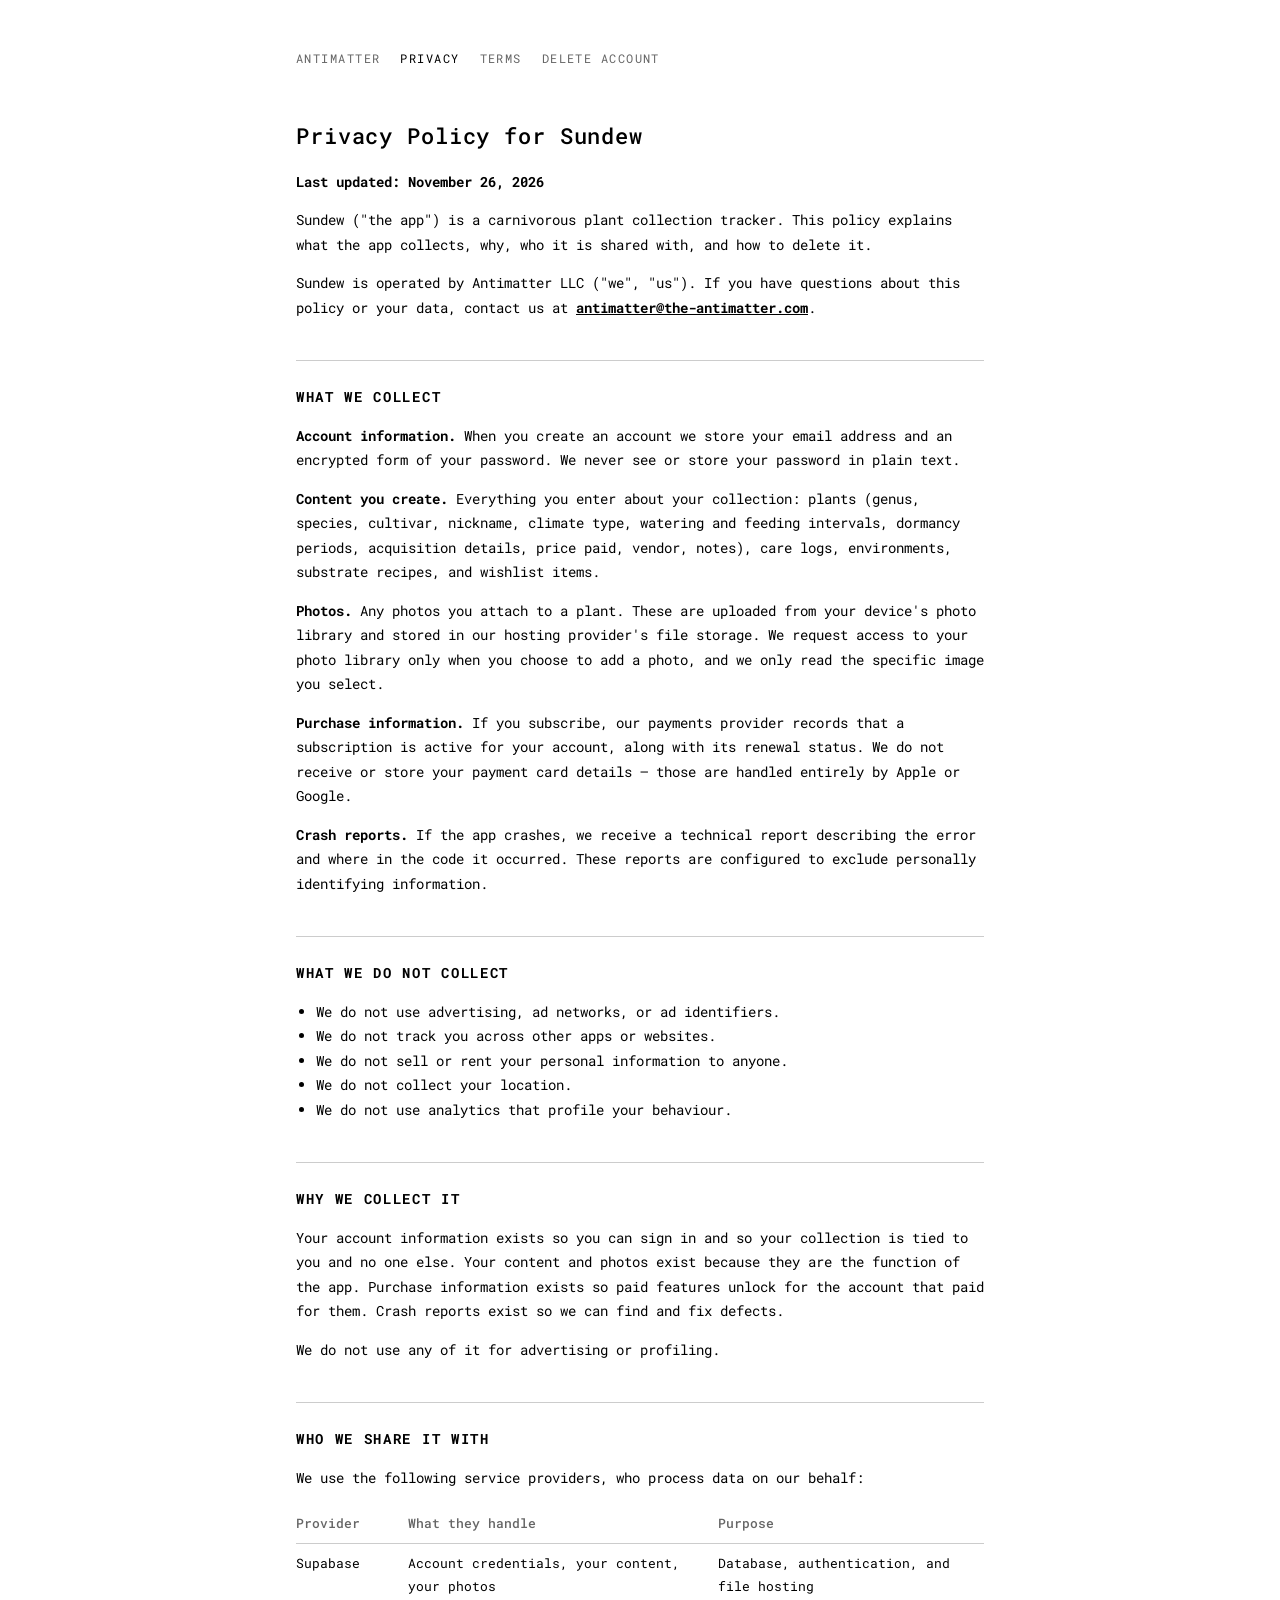
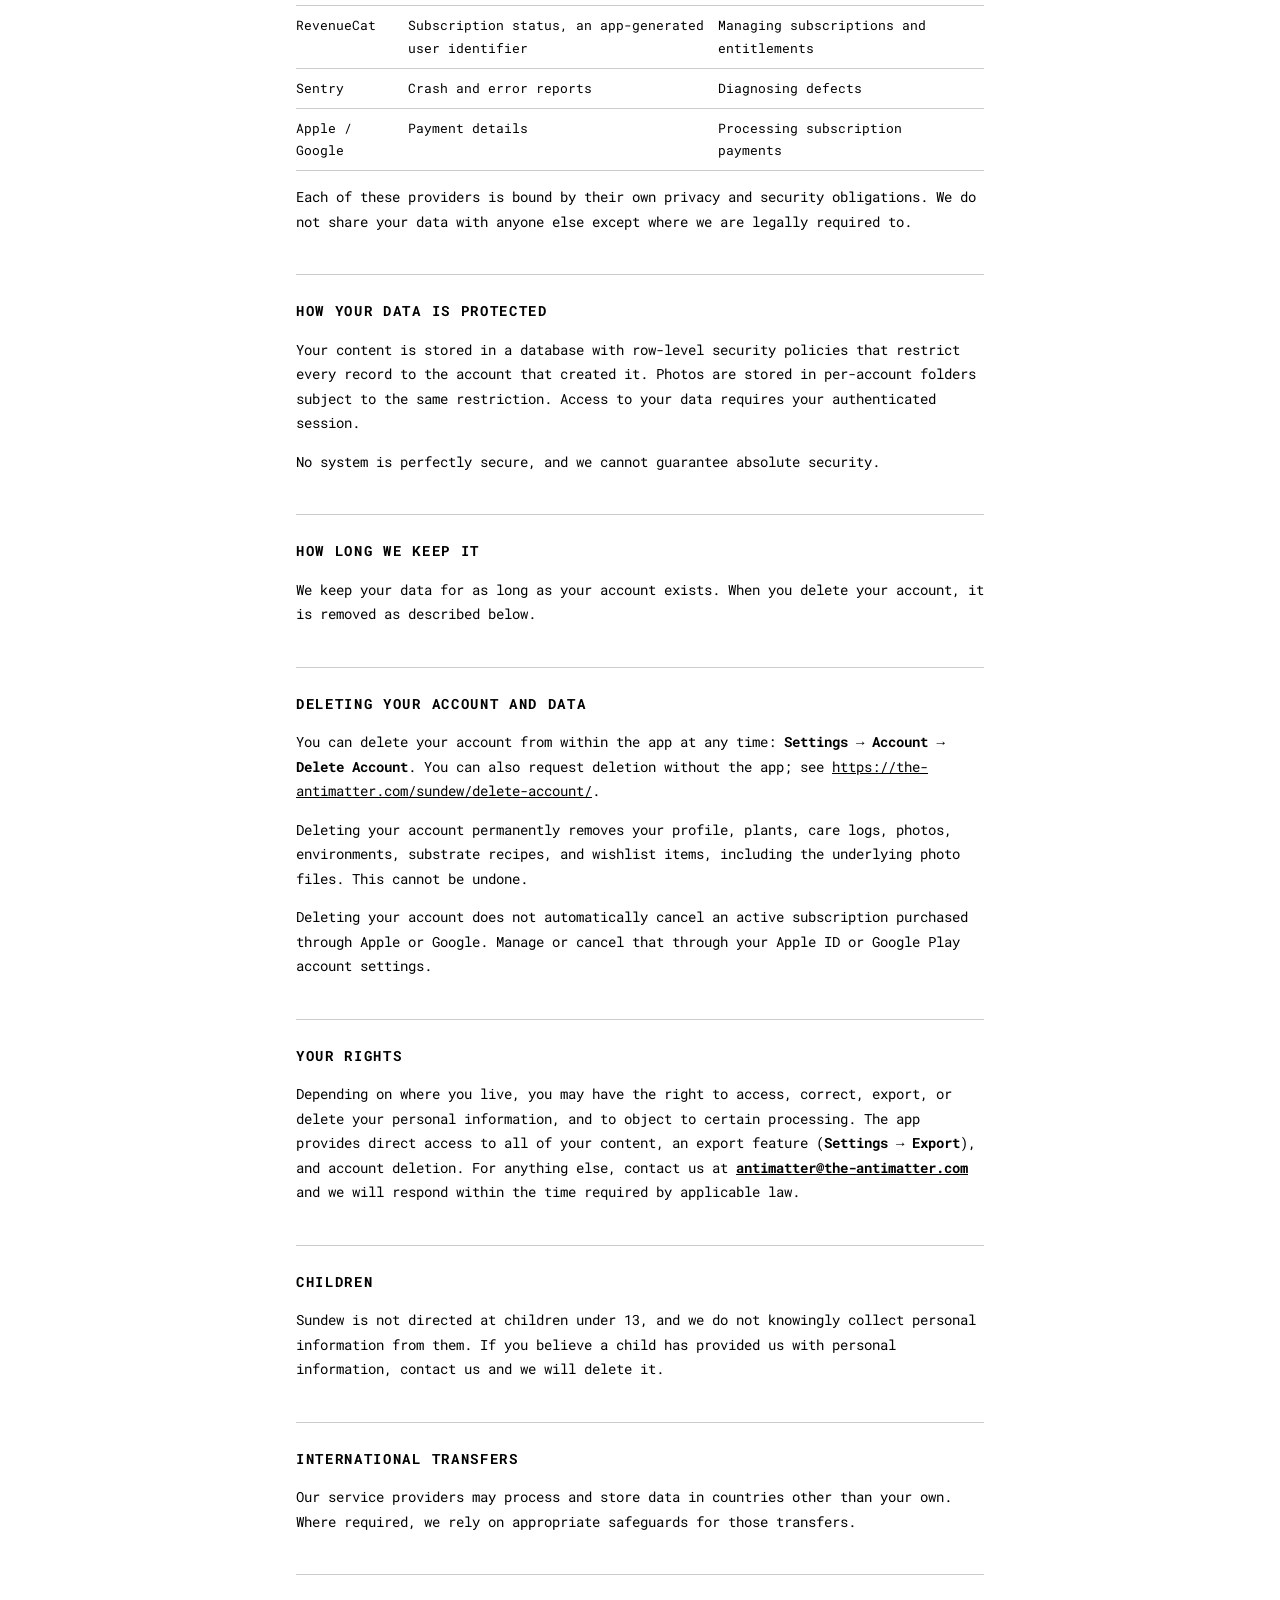
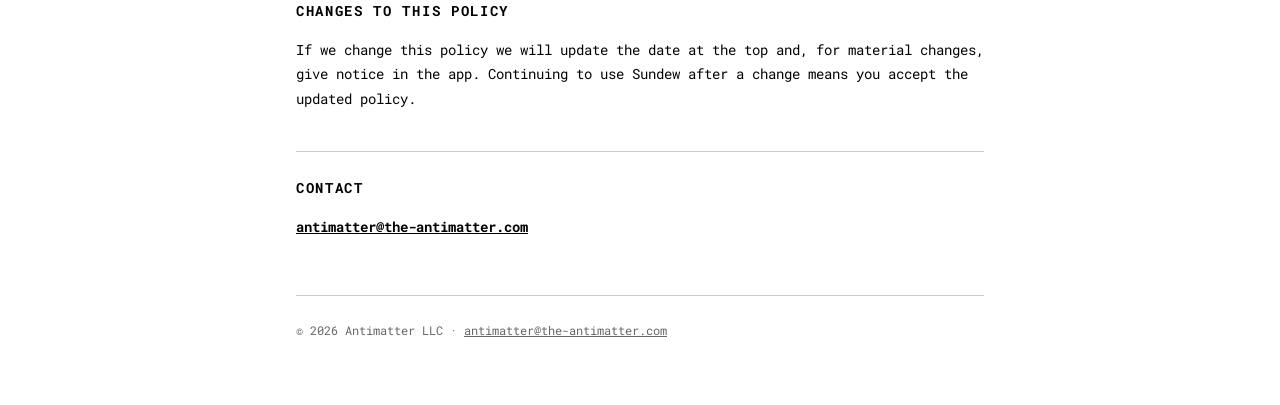
<file: sundew/privacy/index.html>
<!doctype html>
<html lang="en">
<head>
<meta charset="utf-8">
<meta name="viewport" content="width=device-width, initial-scale=1">
<title>Sundew Privacy Policy</title>
<meta name="color-scheme" content="dark light">
<meta name="referrer" content="no-referrer">
<link rel="stylesheet" href="/sundew/legal.css">
</head>
<body>
<main>
  <nav>
    <a href="/">Antimatter</a>
    <a href="/sundew/privacy/" aria-current="page">Privacy</a>
    <a href="/sundew/terms/">Terms</a>
    <a href="/sundew/delete-account/">Delete account</a>
  </nav>
<h1>Privacy Policy for Sundew</h1>
<p><strong>Last updated: November 26, 2026</strong></p>
<p>Sundew (&quot;the app&quot;) is a carnivorous plant collection tracker. This policy
explains what the app collects, why, who it is shared with, and how to delete
it.</p>
<p>Sundew is operated by Antimatter LLC (&quot;we&quot;, &quot;us&quot;). If you have
questions about this policy or your data, contact us at
<strong><a href="mailto:antimatter@the-antimatter.com">antimatter@the-antimatter.com</a></strong>.</p>
<h2>What we collect</h2>
<p><strong>Account information.</strong> When you create an account we store your email
address and an encrypted form of your password. We never see or store your
password in plain text.</p>
<p><strong>Content you create.</strong> Everything you enter about your collection: plants
(genus, species, cultivar, nickname, climate type, watering and feeding
intervals, dormancy periods, acquisition details, price paid, vendor, notes),
care logs, environments, substrate recipes, and wishlist items.</p>
<p><strong>Photos.</strong> Any photos you attach to a plant. These are uploaded from your
device&#39;s photo library and stored in our hosting provider&#39;s file storage. We
request access to your photo library only when you choose to add a photo, and
we only read the specific image you select.</p>
<p><strong>Purchase information.</strong> If you subscribe, our payments provider records
that a subscription is active for your account, along with its renewal status.
We do not receive or store your payment card details — those are handled
entirely by Apple or Google.</p>
<p><strong>Crash reports.</strong> If the app crashes, we receive a technical report
describing the error and where in the code it occurred. These reports are
configured to exclude personally identifying information.</p>
<h2>What we do not collect</h2>
<ul>
<li>We do not use advertising, ad networks, or ad identifiers.</li>
<li>We do not track you across other apps or websites.</li>
<li>We do not sell or rent your personal information to anyone.</li>
<li>We do not collect your location.</li>
<li>We do not use analytics that profile your behaviour.</li>
</ul>
<h2>Why we collect it</h2>
<p>Your account information exists so you can sign in and so your collection is
tied to you and no one else. Your content and photos exist because they are
the function of the app. Purchase information exists so paid features unlock
for the account that paid for them. Crash reports exist so we can find and fix
defects.</p>
<p>We do not use any of it for advertising or profiling.</p>
<h2>Who we share it with</h2>
<p>We use the following service providers, who process data on our behalf:</p>
<div class="table"><table>
<thead>
<tr>
<th>Provider</th>
<th>What they handle</th>
<th>Purpose</th>
</tr>
</thead>
<tbody><tr>
<td>Supabase</td>
<td>Account credentials, your content, your photos</td>
<td>Database, authentication, and file hosting</td>
</tr>
<tr>
<td>RevenueCat</td>
<td>Subscription status, an app-generated user identifier</td>
<td>Managing subscriptions and entitlements</td>
</tr>
<tr>
<td>Sentry</td>
<td>Crash and error reports</td>
<td>Diagnosing defects</td>
</tr>
<tr>
<td>Apple / Google</td>
<td>Payment details</td>
<td>Processing subscription payments</td>
</tr>
</tbody></table></div>
<p>Each of these providers is bound by their own privacy and security
obligations. We do not share your data with anyone else except where we are
legally required to.</p>
<h2>How your data is protected</h2>
<p>Your content is stored in a database with row-level security policies that
restrict every record to the account that created it. Photos are stored in
per-account folders subject to the same restriction. Access to your data
requires your authenticated session.</p>
<p>No system is perfectly secure, and we cannot guarantee absolute security.</p>
<h2>How long we keep it</h2>
<p>We keep your data for as long as your account exists. When you delete your
account, it is removed as described below.</p>
<h2>Deleting your account and data</h2>
<p>You can delete your account from within the app at any time:
<strong>Settings → Account → Delete Account</strong>. You can also request deletion without
the app; see <a href="https://the-antimatter.com/sundew/delete-account/">https://the-antimatter.com/sundew/delete-account/</a>.</p>
<p>Deleting your account permanently removes your profile, plants, care logs,
photos, environments, substrate recipes, and wishlist items, including the
underlying photo files. This cannot be undone.</p>
<p>Deleting your account does not automatically cancel an active subscription
purchased through Apple or Google. Manage or cancel that through your Apple ID
or Google Play account settings.</p>
<h2>Your rights</h2>
<p>Depending on where you live, you may have the right to access, correct,
export, or delete your personal information, and to object to certain
processing. The app provides direct access to all of your content, an export
feature (<strong>Settings → Export</strong>), and account deletion. For anything else,
contact us at <strong><a href="mailto:antimatter@the-antimatter.com">antimatter@the-antimatter.com</a></strong> and we will respond within the time required
by applicable law.</p>
<h2>Children</h2>
<p>Sundew is not directed at children under 13, and we do not knowingly collect
personal information from them. If you believe a child has provided us with
personal information, contact us and we will delete it.</p>
<h2>International transfers</h2>
<p>Our service providers may process and store data in countries other than your
own. Where required, we rely on appropriate safeguards for those transfers.</p>
<h2>Changes to this policy</h2>
<p>If we change this policy we will update the date at the top and, for material
changes, give notice in the app. Continuing to use Sundew after a change means
you accept the updated policy.</p>
<h2>Contact</h2>
<p><strong><a href="mailto:antimatter@the-antimatter.com">antimatter@the-antimatter.com</a></strong></p>

  <footer>&copy; 2026 Antimatter LLC &middot; <a href="mailto:antimatter@the-antimatter.com">antimatter@the-antimatter.com</a></footer>
</main>
</body>
</html>
</file>
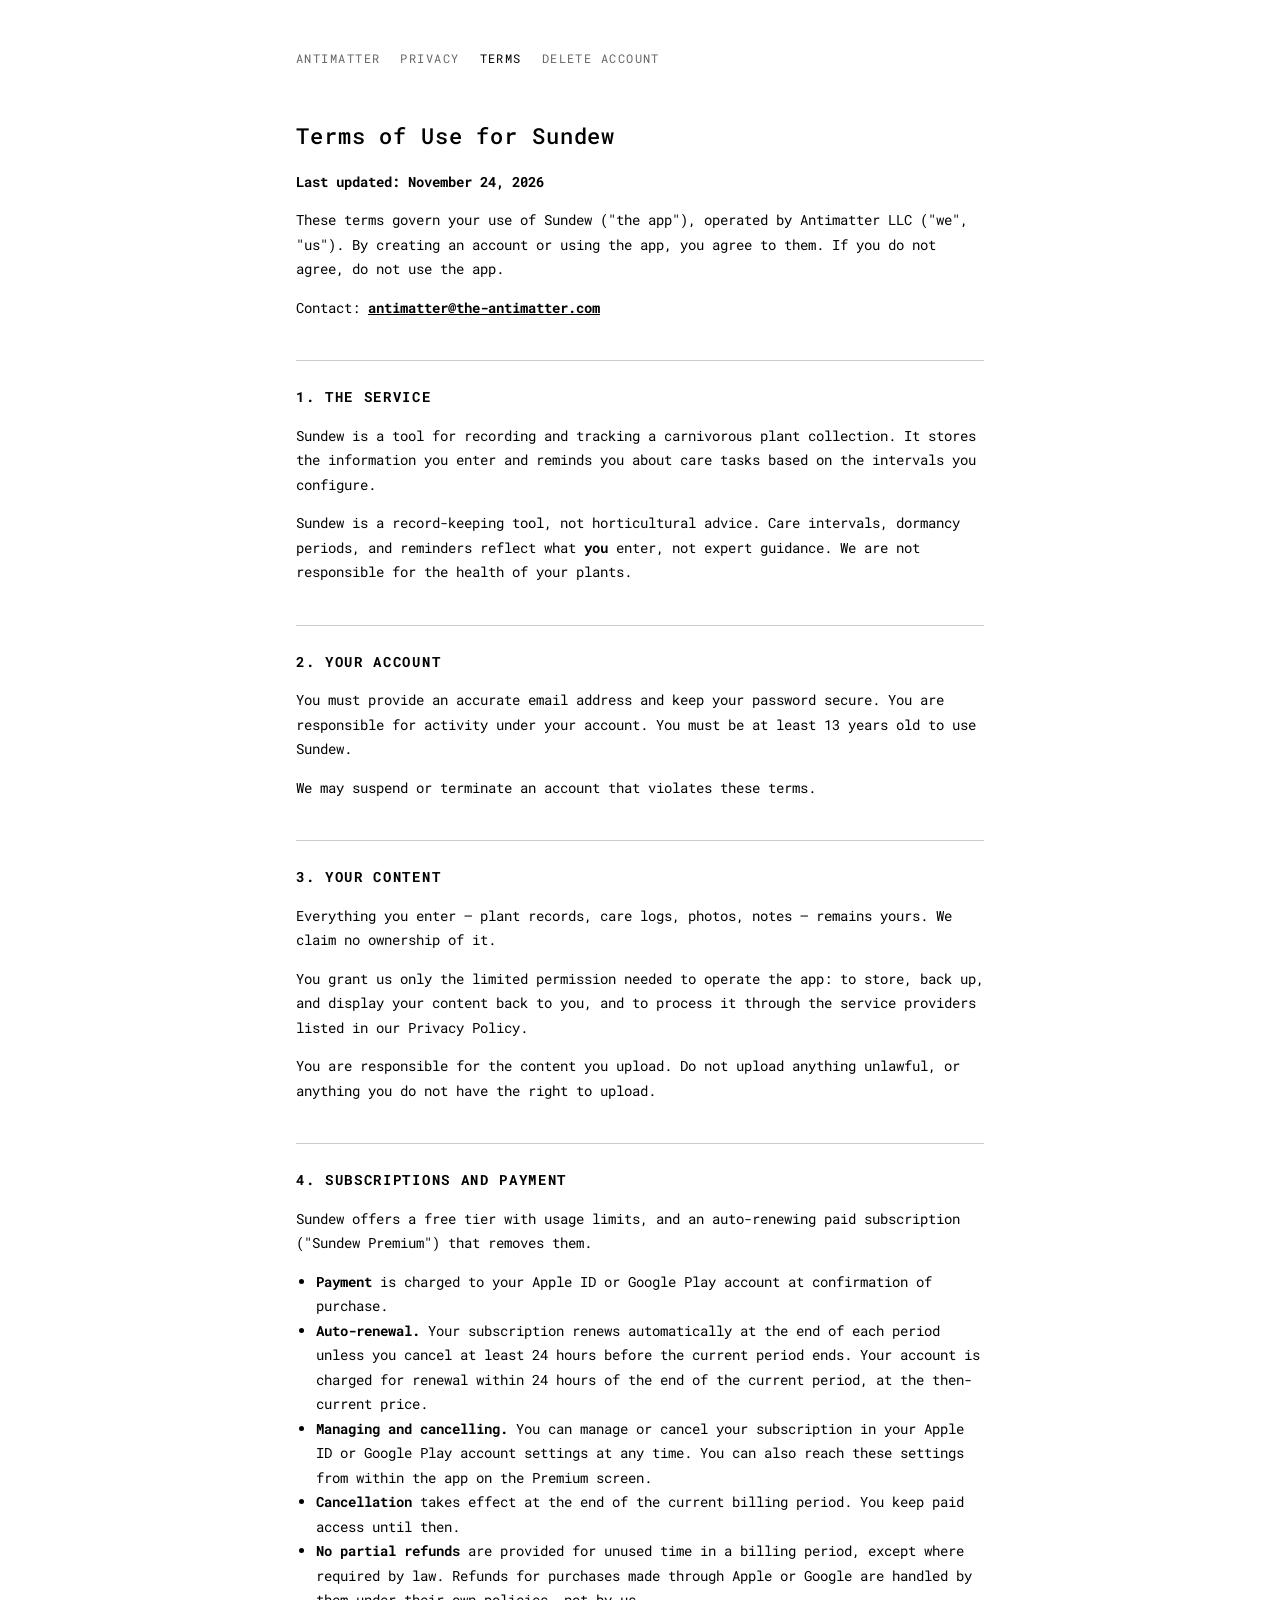
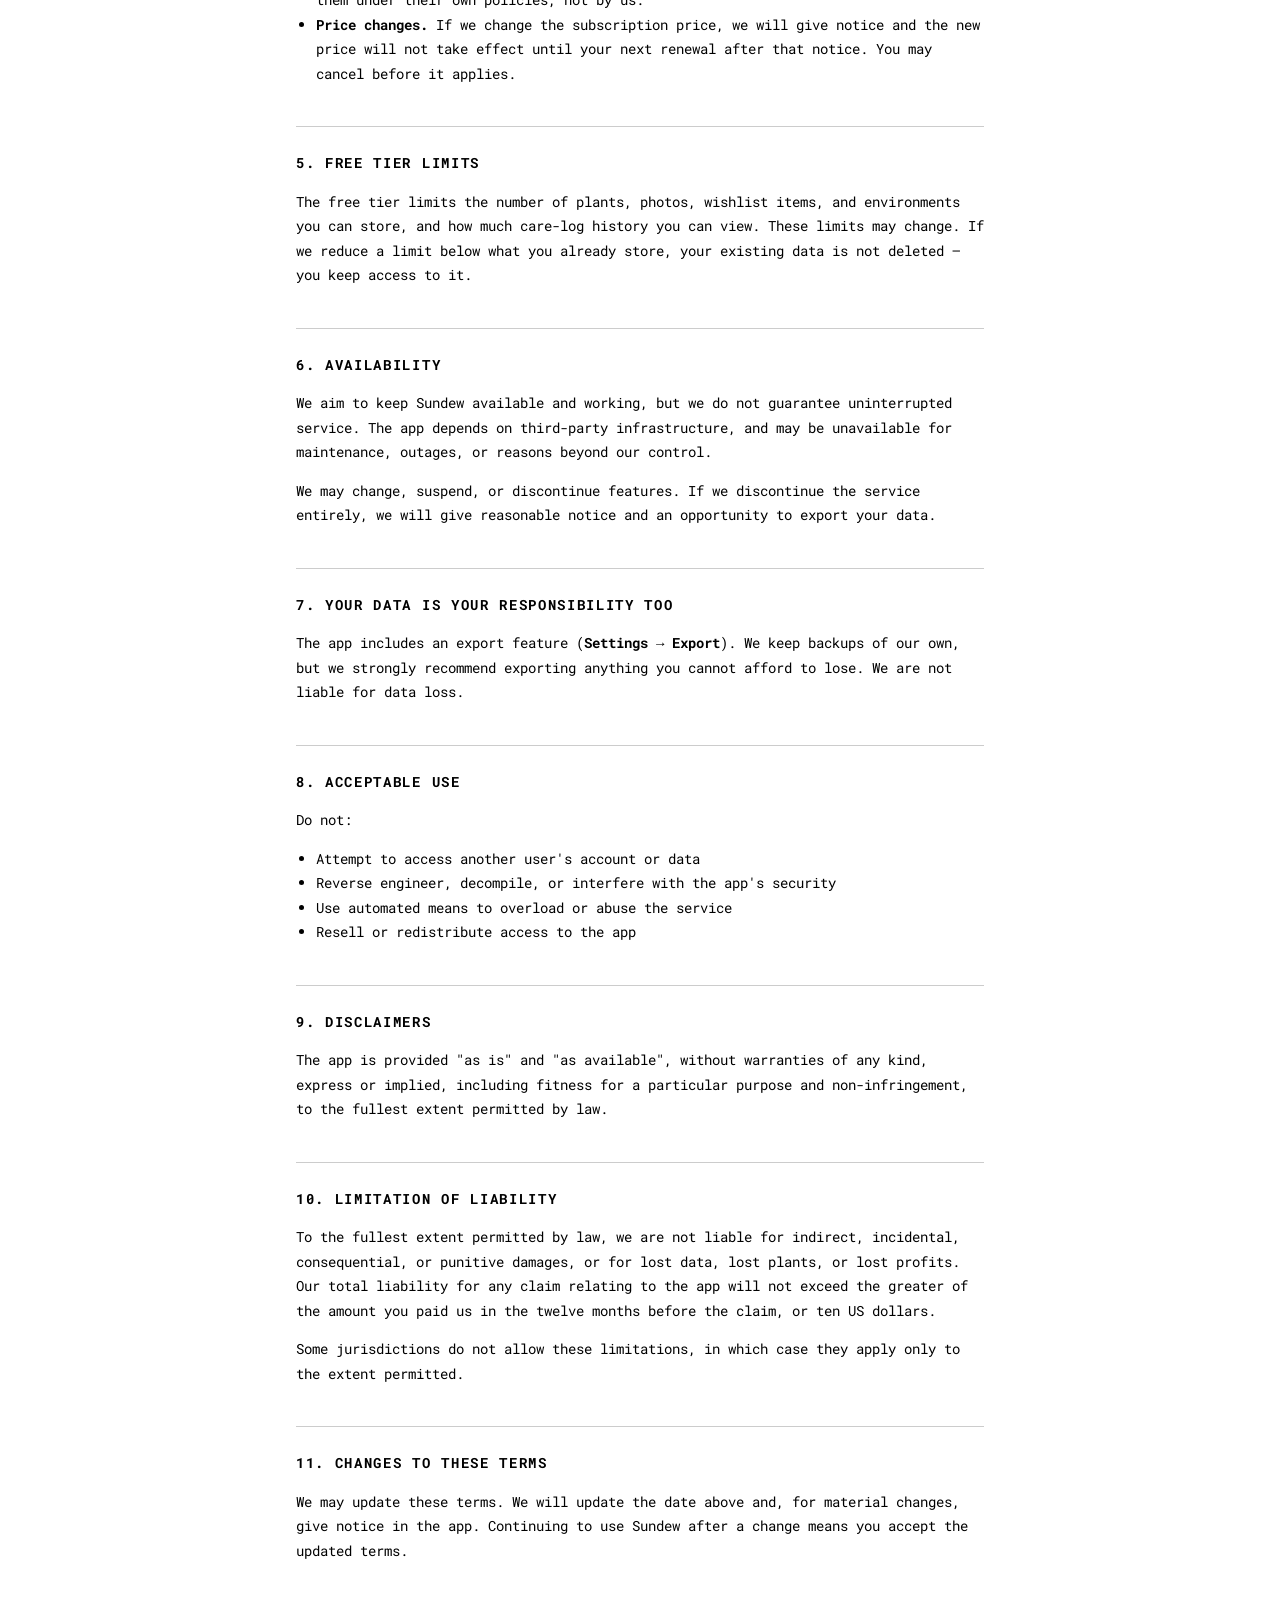
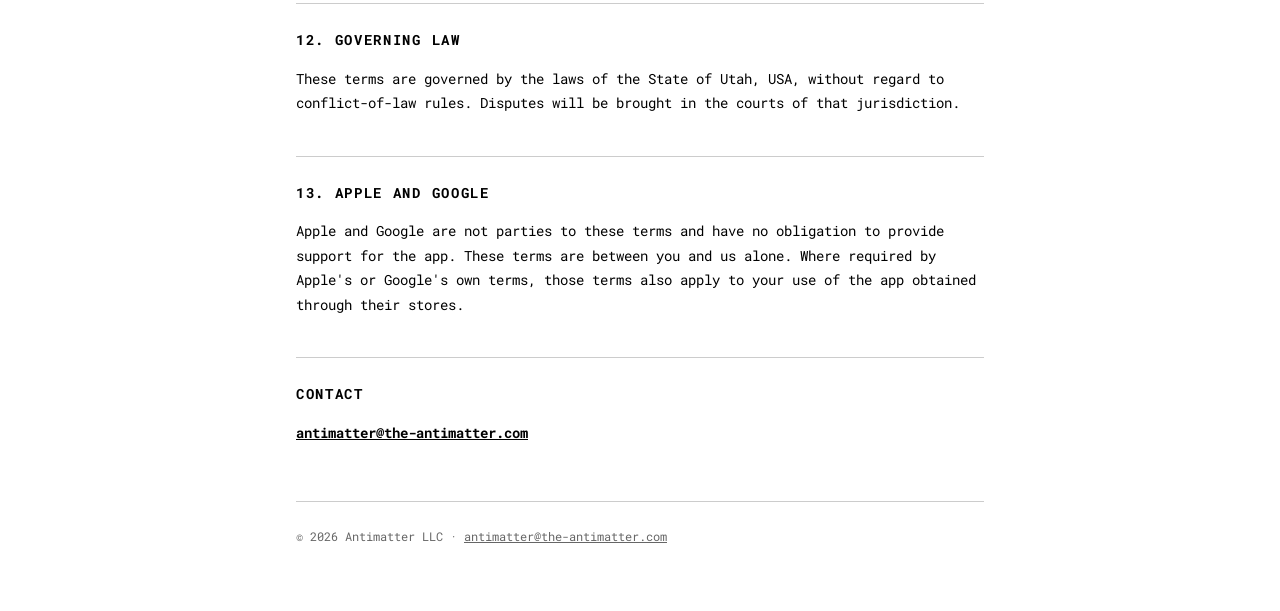
<file: sundew/terms/index.html>
<!doctype html>
<html lang="en">
<head>
<meta charset="utf-8">
<meta name="viewport" content="width=device-width, initial-scale=1">
<title>Sundew Terms of Use</title>
<meta name="color-scheme" content="dark light">
<meta name="referrer" content="no-referrer">
<link rel="stylesheet" href="/sundew/legal.css">
</head>
<body>
<main>
  <nav>
    <a href="/">Antimatter</a>
    <a href="/sundew/privacy/">Privacy</a>
    <a href="/sundew/terms/" aria-current="page">Terms</a>
    <a href="/sundew/delete-account/">Delete account</a>
  </nav>
<h1>Terms of Use for Sundew</h1>
<p><strong>Last updated: November 24, 2026</strong></p>
<p>These terms govern your use of Sundew (&quot;the app&quot;), operated by
Antimatter LLC (&quot;we&quot;, &quot;us&quot;). By creating an account or using the
app, you agree to them. If you do not agree, do not use the app.</p>
<p>Contact: <strong><a href="mailto:antimatter@the-antimatter.com">antimatter@the-antimatter.com</a></strong></p>
<h2>1. The service</h2>
<p>Sundew is a tool for recording and tracking a carnivorous plant collection. It
stores the information you enter and reminds you about care tasks based on the
intervals you configure.</p>
<p>Sundew is a record-keeping tool, not horticultural advice. Care intervals,
dormancy periods, and reminders reflect what <strong>you</strong> enter, not expert
guidance. We are not responsible for the health of your plants.</p>
<h2>2. Your account</h2>
<p>You must provide an accurate email address and keep your password secure. You
are responsible for activity under your account. You must be at least 13 years
old to use Sundew.</p>
<p>We may suspend or terminate an account that violates these terms.</p>
<h2>3. Your content</h2>
<p>Everything you enter — plant records, care logs, photos, notes — remains
yours. We claim no ownership of it.</p>
<p>You grant us only the limited permission needed to operate the app: to store,
back up, and display your content back to you, and to process it through the
service providers listed in our Privacy Policy.</p>
<p>You are responsible for the content you upload. Do not upload anything
unlawful, or anything you do not have the right to upload.</p>
<h2>4. Subscriptions and payment</h2>
<p>Sundew offers a free tier with usage limits, and an auto-renewing paid
subscription (&quot;Sundew Premium&quot;) that removes them.</p>
<ul>
<li><strong>Payment</strong> is charged to your Apple ID or Google Play account at
confirmation of purchase.</li>
<li><strong>Auto-renewal.</strong> Your subscription renews automatically at the end of each
period unless you cancel at least 24 hours before the current period ends.
Your account is charged for renewal within 24 hours of the end of the
current period, at the then-current price.</li>
<li><strong>Managing and cancelling.</strong> You can manage or cancel your subscription in
your Apple ID or Google Play account settings at any time. You can also
reach these settings from within the app on the Premium screen.</li>
<li><strong>Cancellation</strong> takes effect at the end of the current billing period. You
keep paid access until then.</li>
<li><strong>No partial refunds</strong> are provided for unused time in a billing period,
except where required by law. Refunds for purchases made through Apple or
Google are handled by them under their own policies, not by us.</li>
<li><strong>Price changes.</strong> If we change the subscription price, we will give notice
and the new price will not take effect until your next renewal after that
notice. You may cancel before it applies.</li>
</ul>
<h2>5. Free tier limits</h2>
<p>The free tier limits the number of plants, photos, wishlist items, and
environments you can store, and how much care-log history you can view. These
limits may change. If we reduce a limit below what you already store, your
existing data is not deleted — you keep access to it.</p>
<h2>6. Availability</h2>
<p>We aim to keep Sundew available and working, but we do not guarantee
uninterrupted service. The app depends on third-party infrastructure, and may
be unavailable for maintenance, outages, or reasons beyond our control.</p>
<p>We may change, suspend, or discontinue features. If we discontinue the service
entirely, we will give reasonable notice and an opportunity to export your
data.</p>
<h2>7. Your data is your responsibility too</h2>
<p>The app includes an export feature (<strong>Settings → Export</strong>). We keep backups of
our own, but we strongly recommend exporting anything you cannot afford to
lose. We are not liable for data loss.</p>
<h2>8. Acceptable use</h2>
<p>Do not:</p>
<ul>
<li>Attempt to access another user&#39;s account or data</li>
<li>Reverse engineer, decompile, or interfere with the app&#39;s security</li>
<li>Use automated means to overload or abuse the service</li>
<li>Resell or redistribute access to the app</li>
</ul>
<h2>9. Disclaimers</h2>
<p>The app is provided &quot;as is&quot; and &quot;as available&quot;, without warranties of any
kind, express or implied, including fitness for a particular purpose and
non-infringement, to the fullest extent permitted by law.</p>
<h2>10. Limitation of liability</h2>
<p>To the fullest extent permitted by law, we are not liable for indirect,
incidental, consequential, or punitive damages, or for lost data, lost plants,
or lost profits. Our total liability for any claim relating to the app will not
exceed the greater of the amount you paid us in the twelve months before the
claim, or ten US dollars.</p>
<p>Some jurisdictions do not allow these limitations, in which case they apply
only to the extent permitted.</p>
<h2>11. Changes to these terms</h2>
<p>We may update these terms. We will update the date above and, for material
changes, give notice in the app. Continuing to use Sundew after a change means
you accept the updated terms.</p>
<h2>12. Governing law</h2>
<p>These terms are governed by the laws of the State of Utah, USA, without regard
to conflict-of-law rules. Disputes will be brought in the courts of that
jurisdiction.</p>
<h2>13. Apple and Google</h2>
<p>Apple and Google are not parties to these terms and have no obligation to
provide support for the app. These terms are between you and us alone. Where
required by Apple&#39;s or Google&#39;s own terms, those terms also apply to your use
of the app obtained through their stores.</p>
<h2>Contact</h2>
<p><strong><a href="mailto:antimatter@the-antimatter.com">antimatter@the-antimatter.com</a></strong></p>

  <footer>&copy; 2026 Antimatter LLC &middot; <a href="mailto:antimatter@the-antimatter.com">antimatter@the-antimatter.com</a></footer>
</main>
</body>
</html>
</file>
<file: sundew/legal.css>
@font-face {
    font-family: 'Roboto Mono';
    font-style: normal;
    font-weight: 300 700;
    src: url([data-uri]) format('woff2');
  }
:root { --bg:#000; --fg:#fff; --dim:#888; --line:#333; --danger:#ff453a; }
@media (prefers-color-scheme: light) {
  :root { --bg:#fff; --fg:#000; --dim:#666; --line:#ccc; --danger:#d70015; }
}
* { box-sizing: border-box; }
html, body { margin: 0; background: var(--bg); color: var(--fg); }
body {
  font-family: 'Roboto Mono', ui-monospace, "SF Mono", Menlo, monospace;
  font-size: 14px; line-height: 1.75;
  -webkit-text-size-adjust: 100%;
}
main { max-width: 720px; margin: 0 auto; padding: 48px 16px 64px; }
nav { display: flex; gap: 20px; flex-wrap: wrap; font-size: 12px;
  letter-spacing: 0.12em; text-transform: uppercase; margin-bottom: 48px; }
nav a { color: var(--dim); text-decoration: none; }
nav a:hover, nav a[aria-current] { color: var(--fg); }
h1 { font-size: 22px; font-weight: 500; letter-spacing: 0.04em; margin: 0 0 8px; }
h2 { font-size: 14px; font-weight: 700; letter-spacing: 0.12em; text-transform: uppercase;
  margin: 40px 0 12px; padding-top: 24px; border-top: 1px solid var(--line); }
p, li { color: var(--fg); }
a { color: var(--fg); }
strong { font-weight: 700; }
ul { padding-left: 20px; }
.table { overflow-x: auto; }
table { border-collapse: collapse; width: 100%; font-size: 13px; }
th, td { text-align: left; vertical-align: top; padding: 8px 12px 8px 0;
  border-bottom: 1px solid var(--line); }
th { color: var(--dim); font-weight: 500; }
#delete-tool { margin: 24px 0; padding: 20px; border: 1px solid var(--line); }
#delete-tool form { margin: 0; }
.field { display: block; margin-bottom: 16px; }
.field span { display: block; font-size: 12px; letter-spacing: 0.12em;
  text-transform: uppercase; color: var(--dim); margin-bottom: 6px; }
.field input { width: 100%; font: inherit; color: var(--fg); background: var(--bg);
  border: 1px solid var(--line); border-radius: 0; padding: 10px 12px; }
.field input:focus { outline: none; border-color: var(--fg); }
.actions { display: flex; flex-wrap: wrap; align-items: center; gap: 16px; }
#delete-tool button { font: inherit; font-size: 12px; letter-spacing: 0.12em;
  text-transform: uppercase; cursor: pointer; padding: 10px 16px;
  background: var(--fg); color: var(--bg); border: 1px solid var(--fg); border-radius: 0; }
#delete-tool button.danger { background: var(--danger); border-color: var(--danger); color: #fff; }
#delete-tool button.link { background: none; border: none; padding: 10px 0;
  color: var(--dim); text-decoration: underline; }
#delete-tool button:disabled { opacity: 0.4; cursor: not-allowed; }
.msg { margin: 16px 0 0; }
.msg:first-child { margin-top: 0; }
.msg.error { color: var(--danger); }
footer { margin-top: 56px; padding-top: 24px; border-top: 1px solid var(--line);
  font-size: 12px; color: var(--dim); }
footer a { color: var(--dim); }
</file>
